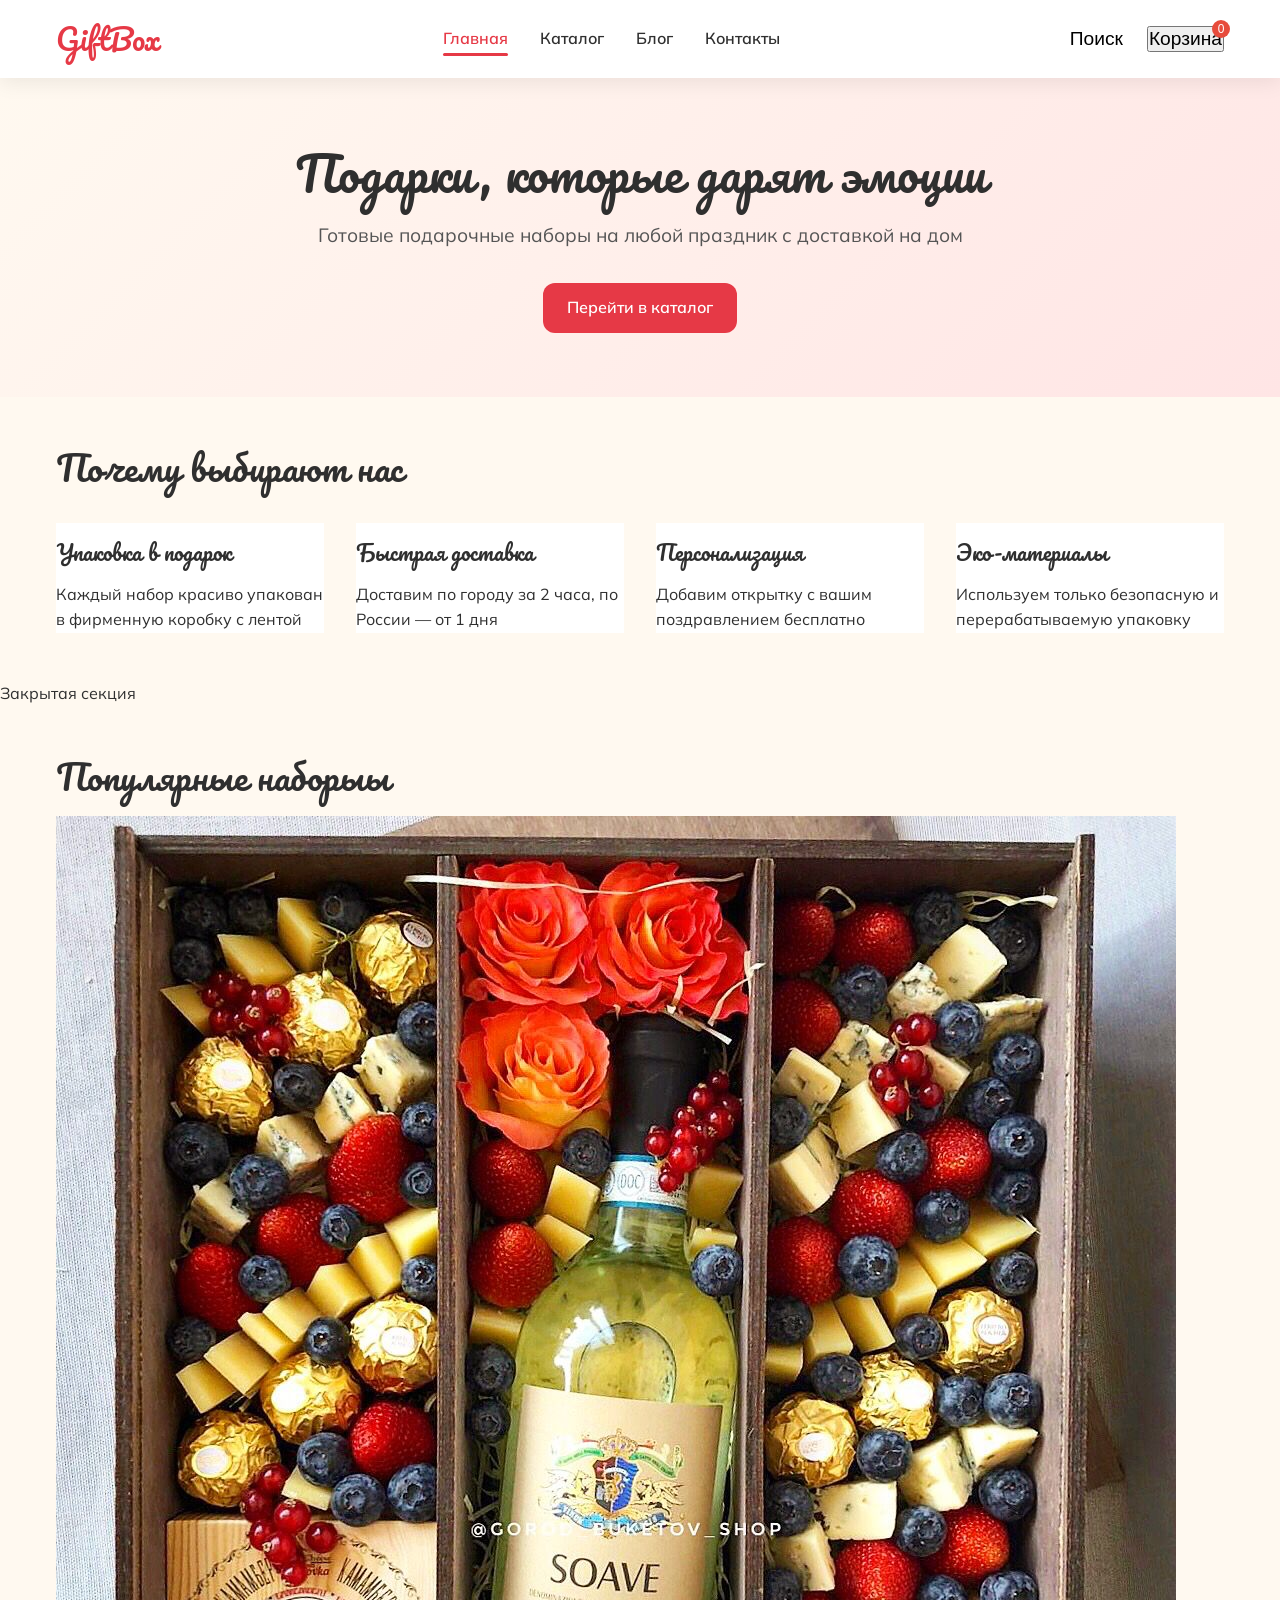
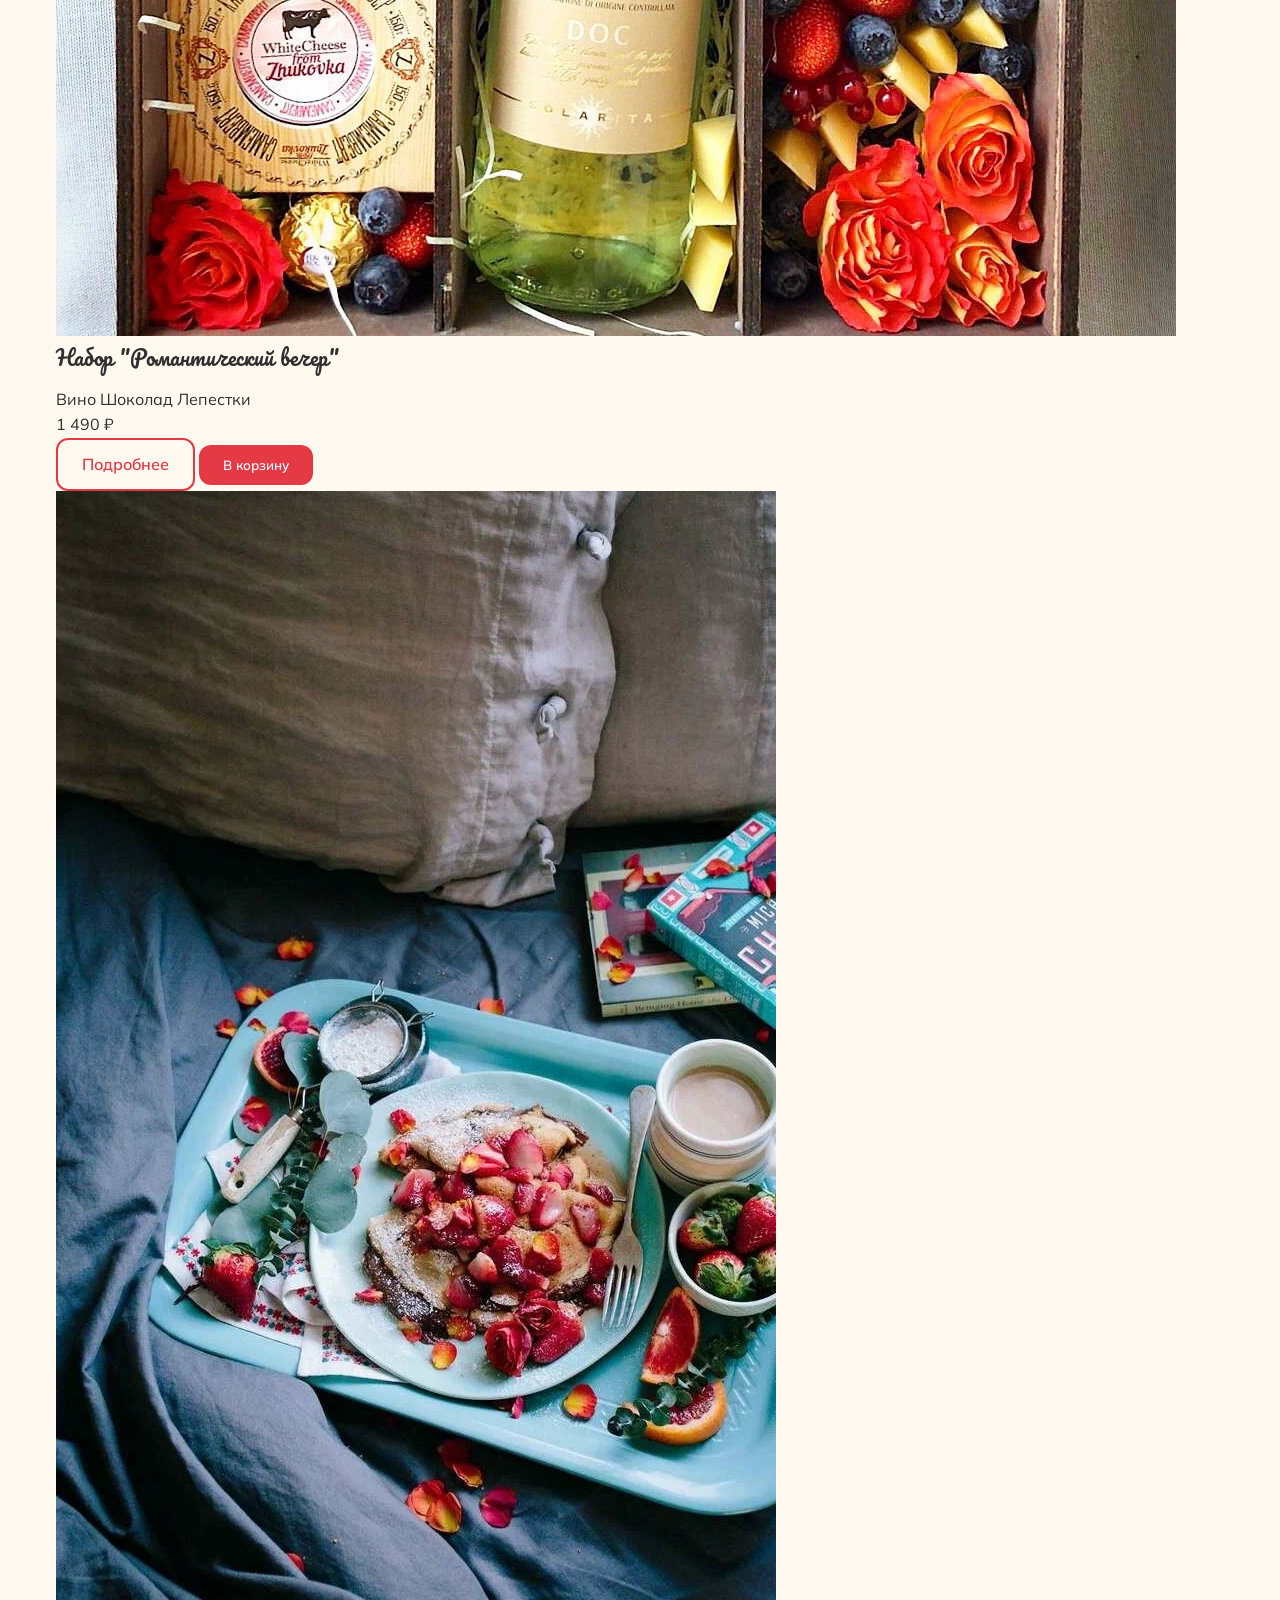
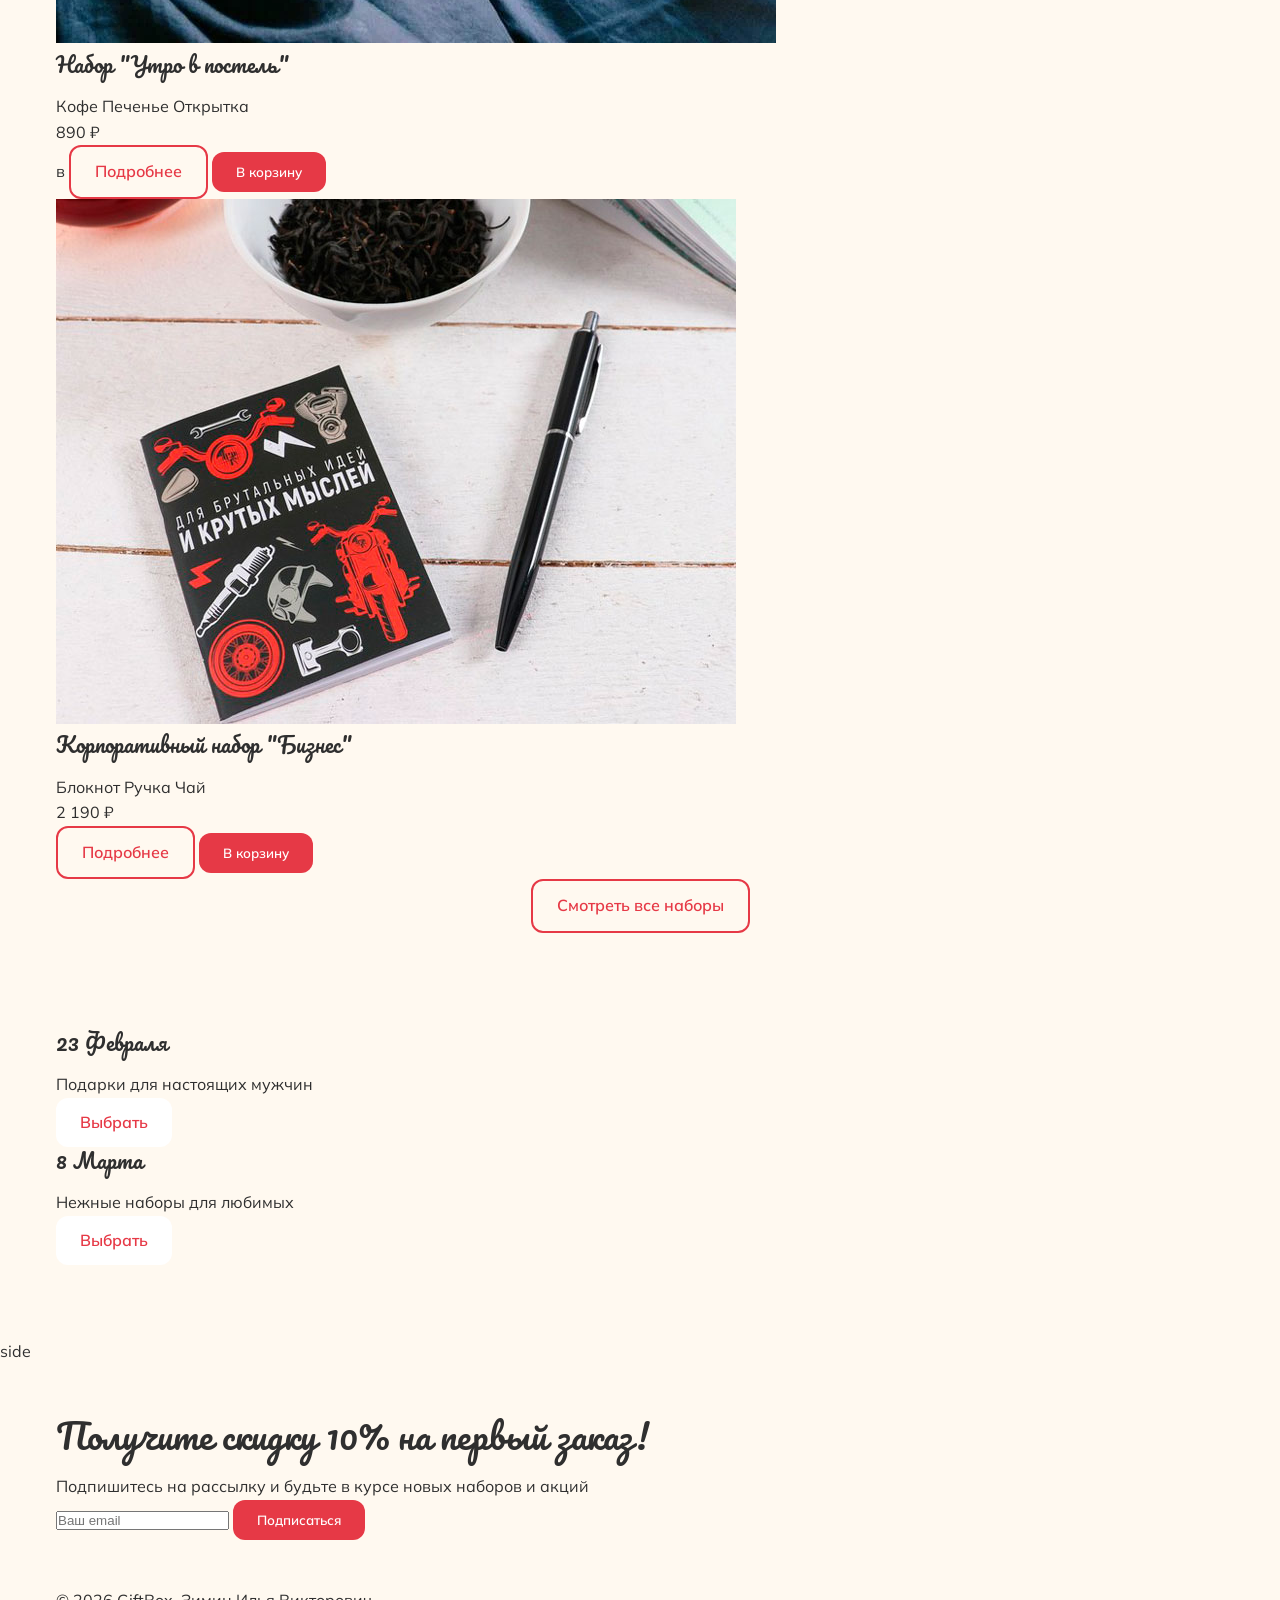
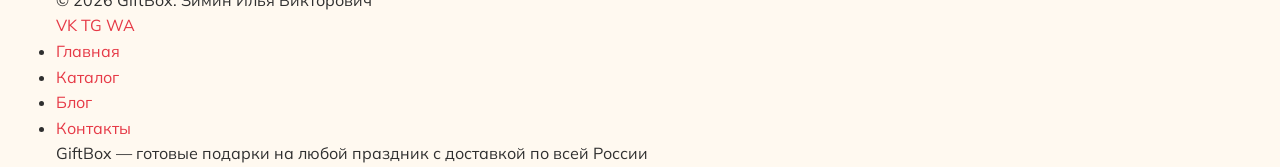
<file: index.html>
<!DOCTYPE html>
<html lang="ru">
<head>
    <meta charset="UTF-8">
    <meta name="viewport" content="width=device-width, initial-scale=1.0">
    <title>GiftBox — Магазин подарочных наборов</title>
    <link rel="preconnect" href="https://fonts.googleapis.com">
    <link rel="preconnect" href="https://fonts.gstatic.com" crossorigin>
    <link href="https://fonts.googleapis.com/css2?family=Muli:wght@400;600&family=Pacifico&display=swap" rel="stylesheet">
    <link rel="stylesheet" href="style.css">
    <style>
        /* Стили для корзины */
        .cart-modal {
            display: none;
            position: fixed;
            top: 0;
            left: 0;
            width: 100%;
            height: 100%;
            background: rgba(0, 0, 0, 0.5);
            z-index: 1000;
            justify-content: center;
            align-items: center;
        }
        .cart-modal.active {
            display: flex;
        }
        .cart-modal__content {
            background: white;
            border-radius: 16px;
            max-width: 500px;
            width: 90%;
            max-height: 80vh;
            overflow-y: auto;
            padding: 24px;
            position: relative;
            animation: slideIn 0.3s ease;
        }
        .cart-modal__close {
            position: absolute;
            top: 16px;
            right: 20px;
            font-size: 28px;
            background: none;
            border: none;
            cursor: pointer;
            color: #666;
        }
        .cart-modal__close:hover {
            color: #000;
        }
        .cart-items {
            list-style: none;
            padding: 0;
            margin: 20px 0;
        }
        .cart-item {
            display: flex;
            justify-content: space-between;
            align-items: center;
            padding: 12px 0;
            border-bottom: 1px solid #eee;
            flex-wrap: wrap;
        }
        .cart-item-info {
            flex: 2;
        }
        .cart-item-title {
            font-weight: 600;
            margin-bottom: 4px;
        }
        .cart-item-price {
            font-size: 14px;
            color: #666;
        }
        .cart-item-sum {
            font-size: 14px;
            color: #4a6a3b;
            font-weight: 600;
            margin-top: 4px;
        }
        .cart-item-actions {
            display: flex;
            gap: 8px;
            align-items: center;
        }
        .cart-qty-btn, .cart-remove-btn {
            background: #f5f5f5;
            border: none;
            width: 30px;
            height: 30px;
            border-radius: 6px;
            cursor: pointer;
            font-size: 16px;
            transition: all 0.2s;
        }
        .cart-qty-btn:hover {
            background: #e0e0e0;
        }
        .cart-remove-btn:hover {
            background: #ffebee;
            color: #d32f2f;
        }
        .cart-qty {
            min-width: 30px;
            text-align: center;
        }
        .cart-total {
            margin-top: 20px;
            padding-top: 15px;
            border-top: 2px solid #eee;
            text-align: right;
            font-size: 18px;
        }
        
     
        .empty-cart-message {
            text-align: center;
            color: #999;
            padding: 30px;
        }
        @keyframes slideIn {
            from {
                transform: translateY(-50px);
                opacity: 0;
            }
            to {
                transform: translateY(0);
                opacity: 1;
            }
        }
        .cart-btn {
            cursor: pointer;
        }
        .cart-count {
            background: #e74c3c;
            color: white;
            border-radius: 50%;
            padding: 2px 6px;
            font-size: 12px;
            margin-left: 5px;
        }

        /* Стили для модального окна подтверждения заказа */
        .order-modal {
            display: none;
            position: fixed;
            top: 0;
            left: 0;
            width: 100%;
            height: 100%;
            background: rgba(0, 0, 0, 0.5);
            z-index: 1001;
            justify-content: center;
            align-items: center;
        }
        .order-modal.active {
            display: flex;
        }
        .order-modal__content {
            background: white;
            border-radius: 16px;
            max-width: 400px;
            width: 90%;
            padding: 24px;
            text-align: center;
            animation: slideIn 0.3s ease;
        }
      
        .order-modal__content p {
            margin: 10px 0;
        }
        .order-items-list {
            text-align: left;
            margin: 15px 0;
            padding-left: 20px;
        }
        .order-items-list li {
            margin: 5px 0;
        }
       
    </style>
</head>
<body>
    <!-- Шапка сайта -->
    <header class="header">
        <div class="container header__inner">
            <a href="index.html" class="logo">GiftBox</a>
            
            <nav class="nav" id="nav">
                <ul class="nav__list">
                    <li><a href="index.html" class="nav__link active">Главная</a></li>
                    <li><a href="catalog.html" class="nav__link">Каталог</a></li>
                    <li><a href="blog.html" class="nav__link">Блог</a></li>
                    <li><a href="contacts.html" class="nav__link">Контакты</a></li>
                </ul>
            </nav>
            
            <div class="header__actions">
                <button class="search-btn" aria-label="Поиск">Поиск</button>
                <button class="cart-btn" id="cart-btn" aria-label="Корзина">
                    Корзина <span class="cart-count" id="cart-count">0</span>
                </button>
                <button class="burger-btn" id="burger-btn" aria-label="Меню">
                    <span></span><span></span><span></span>
                </button>
            </div>
        </div>
    </header>

    <!-- Основной контент -->
    <main class="main">
        <!-- Hero блок -->
        <section class="hero">
            <div class="container hero__content">
                <h1>Подарки, которые дарят эмоции</h1>
                <p class="hero__subtitle">Готовые подарочные наборы на любой праздник с доставкой на дом</p>
                <a href="catalog.html" class="btn btn--primary">Перейти в каталог</a>
            </div>
        </section>

        <!-- Преимущества -->
        <section class="benefits section">
            <div class="container">
                <h2>Почему выбирают нас</h2>
                <div class="benefits__grid">
                    <article class="benefit-card">
                        <span class="benefit-card__icon"></span>
                        <h3>Упаковка в подарок</h3>
                        <p>Каждый набор красиво упакован в фирменную коробку с лентой</p>
                    </article>
                    <article class="benefit-card">
                        <span class="benefit-card__icon"></span>
                        <h3>Быстрая доставка</h3>
                        <p>Доставим по городу за 2 часа, по России — от 1 дня</p>
                    </article>
                    <article class="benefit-card">
                        <span class="benefit-card__icon"></span>
                        <h3>Персонализация</h3>
                        <p>Добавим открытку с вашим поздравлением бесплатно</p>
                    </article>
                    <article class="benefit-card">
                        <span class="benefit-card__icon"></span>
                        <h3>Эко-материалы</h3>
                        <p>Используем только безопасную и перерабатываемую упаковку</p>
                    </article>
                </div>
            </div>
        </section>
Закрытая секция
        <!-- Популярные товары -->
        <section class="popular section">
            <div class="container">
                <h2>Популярные наборыы</h2>
                <div class="products-grid">
                    <!-- Карточка товара 1 -->
                    <article class="product-card">
                        <img src="images/romantic.jpg" alt="Набор 'Романтический вечер'" class="product-card__img" loading="lazy">
                        <div class="product-card__content">
                            <h3 class="product-card__title">Набор "Романтический вечер"</h3>
                            <div class="product-card__composition">
                                <span>Вино</span>
                                <span>Шоколад</span>
                                <span>Лепестки</span>
                            </div>
                            <p class="product-card__price">1 490 ₽</p>
                            <div class="product-card__actions">
                                <a href="product.html" class="btn btn--outline">Подробнее</a>
                                <button class="btn btn--primary add-to-cart" data-name="Набор 'Романтический вечер'" data-price="1490">В корзину</button>
                            </div>
                        </div>
                    </article>
                    
                    <!-- Карточка товара 2 -->
                    <article class="product-card">
                        <img src="images/ytro.jpg" alt="Набор 'Утро в постель'" class="product-card__img" loading="lazy">
                        <div class="product-card__content">
                            <h3 class="product-card__title">Набор "Утро в постель"</h3>
                            <div class="product-card__composition">
                                <span>Кофе</span>
                                <span>Печенье</span>
                                <span>Открытка</span>
                            </div>
                            <p class="product-card__price">890 ₽</p>
                            <div class="product-card__actions">в
                                <a href="product2.html" class="btn btn--outline">Подробнее</a>
                                <button class="btn btn--primary add-to-cart" data-name="Набор 'Утро в постель'" data-price="890">В корзину</button>
                            </div>
                        </div>
                    </article>
                    
                    <!-- Карточка товара 3 -->
                    <article class="product-card">
                        <img src="images/biznes.jpg" alt="Корпоративный набор 'Бизнес'" class="product-card__img" loading="lazy">
                        <div class="product-card__content">
                            <h3 class="product-card__title">Корпоративный набор "Бизнес"</h3>
                            <div class="product-card__composition">
                                <span>Блокнот</span>
                                <span>Ручка</span>
                                <span>Чай</span>
                            </div>
                            <p class="product-card__price">2 190 ₽</p>
                            <div class="product-card__actions">
                                <a href="product3.html" class="btn btn--outline">Подробнее</a>
                                <button class="btn btn--primary add-to-cart" data-name="Корпоративный набор 'Бизнес'" data-price="2190">В корзину</button>
                            </div>
                        </div>
                    </article>
                </div>
                <div class="text-center">
                    <a href="catalog.html" class="btn btn--outline">Смотреть все наборы</a>
                </div>
            </div>
        </section>

        <!-- Тематические баннеры -->
        <section class="banners section">
            <div class="container">
                <div class="banners__grid">
                    <article class="banner banner--feb23">
                        <h3>23 Февраля</h3>
                        <p>Подарки для настоящих мужчин</p>
                        <a href="catalog1.html" class="btn btn--light">Выбрать</a>
                    </article>
                    <article class="banner banner--mar8">
                        <h3>8 Марта</h3>
                        <p>Нежные наборы для любимых</p>
                        <a href="catalog2.html" class="btn btn--light">Выбрать</a>
                    </article>
                </div>
            </div>
        </section>
<br> side
        <!-- Рассылка -->
        <section class="newsletter section">
            <div class="container">
                <h2>Получите скидку 10% на первый заказ!</h2><h1> </h1>
                <p>Подпишитесь на рассылку и будьте в курсе новых наборов и акций</p>
                <form class="newsletter-form" id="newsletter-form">
                    <input type="email" placeholder="Ваш email" required aria-label="Email для подписки">
                    <button type="submit" class="btn btn--primary">Подписаться</button>
                </form>
            </div>
        </section>
    </main>

    <!-- Подвал -->
    <footer class="footer">
        <div class="container footer__inner">
            <p>© <span class="current-year"></span> GiftBox. <span class="developer-name">Зимин Илья Викторович</span></p>
            <div class="footer__socials">
                <a href="#" aria-label="VK">VK</a>
                <a href="#" aria-label="Telegram">TG</a>
                <a href="#" aria-label="WhatsApp">WA</a>
            </div>
            <ul class="footer__links">
                <li><a href="index.html">Главная</a></li>
                <li><a href="catalog.html">Каталог</a></li>
                <li><a href="blog.html">Блог</a></li>
                <li><a href="contacts.html">Контакты</a></li>
            </ul>
            <p class="footer__info">GiftBox — готовые подарки на любой праздник с доставкой по всей России</p>
        </div>
    </footer>

    
    <div id="cart-modal" class="cart-modal">
        <div class="cart-modal__content">
            <button class="cart-modal__close" id="cart-modal-close">&times;</button>
            <h2>Ваша корзина</h2>
            <ul id="cart-items" class="cart-items">
                <li class="empty-cart-message">Корзина пуста</li>
            </ul>
            <div class="cart-total">
                <strong>Итого: <span id="cart-total">0</span> ₽</strong>
            </div>
            <button class="checkout-btn" id="checkout-btn">Заказать</button>
        </div>
    </div>

    <!-- Модальное окно подтверждения заказа (что куплено) -->
    <div id="order-modal" class="order-modal">
        <div class="order-modal__content">
            <h3> Заказ оформлен!</h3>
            <p>Спасибо за покупку!</p>
            <p><strong>Вы купили:</strong></p>
            <ul id="order-items-list" class="order-items-list"></ul>
            <p><strong>На сумму: <span id="order-total">0</span> ₽</strong></p>
            <button class="close-order-btn" id="close-order-btn">Закрыть</button>
        </div>
    </div>

    <script src="script.js"></script>
</body>
</html>
</file>
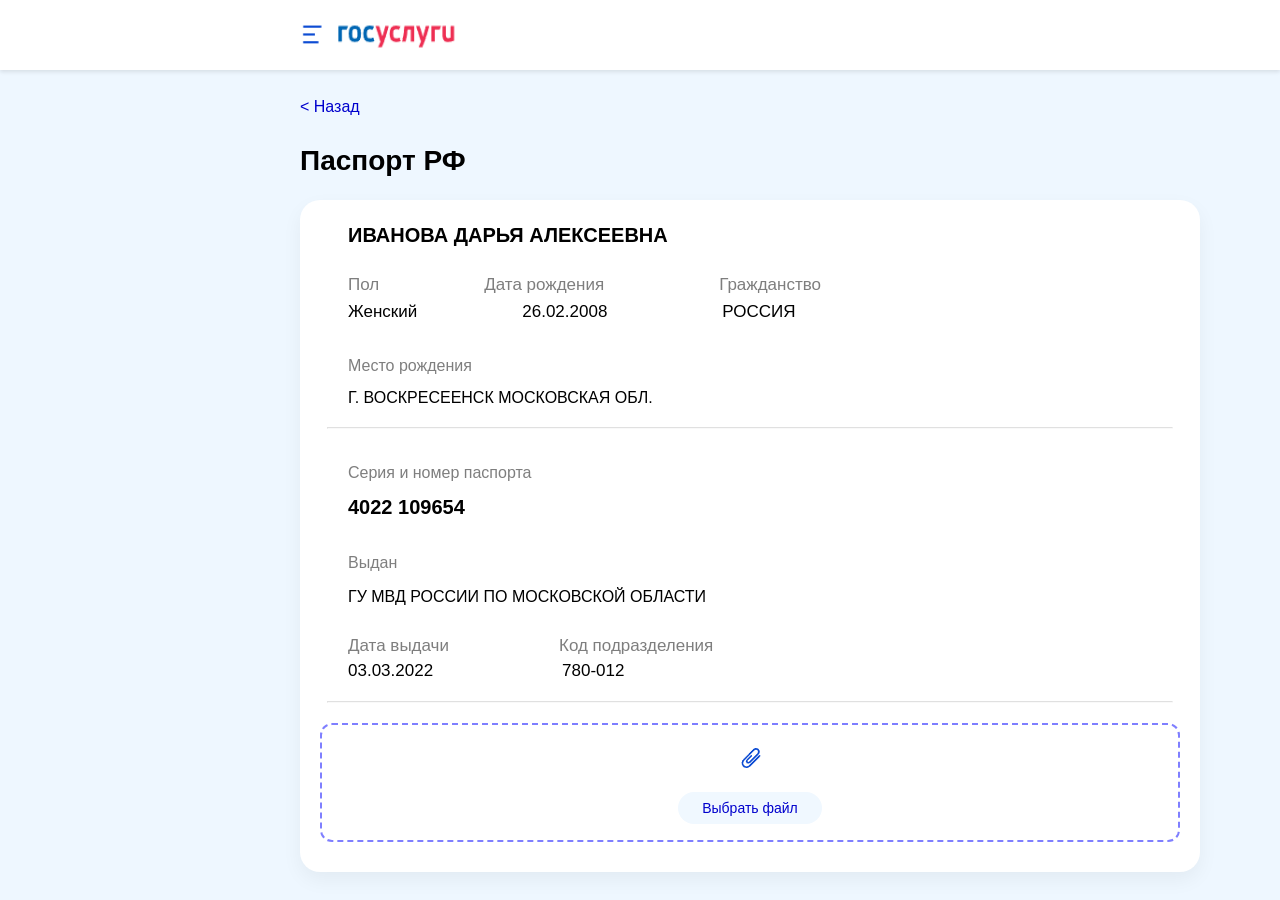
<file: frame.html>
<!DOCTYPE html>
<html lang="ru">
<head>
    <meta charset="UTF-8">
    <meta name="viewport" content="width=device-width, initial-scale=1.0, maximum-scale=1.0, user-scalable=yes">
    <title>Паспорт РФ — Даты правее</title>
    <style>
        /* ========== ИСХОДНЫЕ СТИЛИ (СОХРАНЕНЫ, КРОМЕ ТОЧЕЧНЫХ ПРАВОК ДЛЯ СМЕЩЕНИЯ) ========== */
        * {
            margin: 0;
            padding: 0;
            box-sizing: border-box;
        }

        header {
            width: 100%;
        }

        body {
            margin: 0;
            padding: 0;
            background-color: #eef7ff;
            font-family: San Francisco, -apple-system, BlinkMacSystemFont, 'Segoe UI', Roboto, sans-serif;
        }

        .photologos {
            position: absolute;
            left: 1500px;
            top: 10px;
            width: 70px;
            height: 50px;
        }

        .photolog {
            position: absolute;
            left: 300px;
            top: 20px;
            width: 160px;
            height: 30px;
        }

        .logoo {
            border-bottom: 1px solid #FFFFFF;
            box-shadow: 0 2px 4px rgba(0, 0, 0, 0.1);
            display: flex;
            background-color: #FFFFFf;
            position: relative;
            min-height: 70px;
        }

        .back {
            position: absolute;
            top: 98px;
            left: 300px;
            text-decoration: none;
            color: #0000CD;
            font-weight: 500;
        }

        .pasport {
            position: absolute;
            top: 145px;
            left: 300px;
            font-size: 28px;
            font-weight: bold;
        }

        .main5 {
            position: absolute;
            width: 900px;
            height: auto;
            min-height: 650px;
        }

        .block5 {
            overflow: hidden;
            background-color: #FFffff;
            top: 200px;
            left: 300px;
            border-radius: 20px;
            box-shadow: 0 8px 20px rgba(0, 0, 0, 0.05);
        }

        .hr1 {
            margin-top: 20px;
            opacity: 0.3;
            width: 94%;
            margin-left: auto;
            margin-right: auto;
        }

        .nomer {
            font-weight: bold;
            font-size: 20px;
            margin-left: 48px;
            margin-top: 24px;
        }

        /* ОСНОВНАЯ СТРОКА ЗАГОЛОВКОВ (Пол, Дата рождения, Гражданство) — делаем смещение: "Дата рождения" и "Гражданство" правее */
        .blaack {
            opacity: 0.5;
            font-size: 17px;
            margin-top: 28px;
            margin-left: 28px;
            display: flex;
            justify-content: flex-start; /* больше контроля */
            gap: 70px;  /* увеличиваем промежуток, чтобы «Дата рождения» и «Гражданство» уехали вправо */
        }

        /* каждый элемент внутри .blaack может получить дополнительный отступ */
        .pol {
            margin-left: 20px;  /* пол остаётся на месте */
        }

        .data {
            /* сдвигаем дату рождения правее за счёт margin-left */
            margin-left: 35px;
        }

        .grash {
            margin-left: 45px;  /* гражданство еще правее */
        }

        /* СТРОКА ЗНАЧЕНИЙ: Женский, 26.02.2008, РОССИЯ — тоже должны быть выровнены относительно заголовков */
        .blaack1 {
            font-size: 17px;
            margin-top: 7px;
            display: flex;
            justify-content: flex-start;
            gap: 70px;
            margin-left: 28px;
        }

        .men {
            margin-left: 20px;
        }

        .data1 {
            margin-left: 35px;
        }

        .strana {
            margin-left: 45px;
        }

        /* остальные блоки без изменений */
        .vid {
            opacity: 0.5;
            margin-left: 48px;
            margin-top: 35px;
        }

        .nomer1 {
            margin-left: 48px;
            margin-top: 14px;
        }

        .nomer2 {
            font-weight: bold;
            font-size: 20px;
            margin-left: 48px;
            margin-top: 14px;
        }

        .nomer3 {
            font-size: 16px;
            margin-left: 48px;
            margin-top: 14px;
            line-height: 1.4;
            max-width: 80%;
        }

        .blaack3 {
            opacity: 0.5;
            font-size: 17px;
            margin-top: 28px;
            margin-left: 48px;
            display: flex;
            justify-content: flex-start;
            gap: 90px;
        }

        .datavid {
            margin-left: 0;
        }

        .kod {
            margin-left: 20px;
        }

        .blaack4 {
            font-size: 17px;
            margin-top: 5px;
            margin-left: 48px;
            display: flex;
            justify-content: flex-start;
            gap: 90px;
        }

        .dataaa {
            margin-left: 0;
        }

        .kod1 {
            margin-left: 39px;
        }

        .main6 {
            position: relative;
            width: calc(100% - 40px);
            margin: 20px auto 30px auto;
        }

        .block6 {
            overflow: hidden;
            background-color: #FFffff;
            border-radius: 12px;
            border: 2px dashed rgba(0, 0, 255, 0.5);
            display: flex;
            flex-direction: column;
            align-items: center;
            justify-content: center;
            padding: 16px 0;
            transition: 0.2s;
        }

        .vibor {
            margin-top: 10px;
            padding: 8px 24px;
            font-size: 14px;
            text-align: center;
            color: #0000CD;
            font-weight: 500;
            cursor: pointer;
            background: #f0f8ff;
            border-radius: 30px;
            display: inline-block;
        }

        .vibor2 {
            margin-top: 0;
            margin-bottom: 8px;
        }

        /* Адаптив для телефона — сохраняем все смещения, но делаем отзывчивыми */
        @media (max-width: 768px) {
            .photolog {
                left: 20px;
                top: 10px;
                width: 120px;
                height: auto;
            }
            .photologos {
                left: auto;
                right: 20px;
                top: 10px;
                width: 50px;
                height: auto;
            }
            .back {
                position: relative;
                left: auto;
                top: auto;
                display: inline-block;
                margin: 20px 0 0 20px;
            }
            .pasport {
                position: relative;
                left: auto;
                top: auto;
                font-size: 24px;
                margin: 20px 0 0 20px;
            }
            .main5 {
                position: relative;
                width: calc(100% - 40px);
                margin: 0 20px 20px 20px;
            }
            .block5 {
                position: relative;
                left: auto;
                top: auto;
                width: 100%;
                padding-bottom: 20px;
            }
            .nomer {
                margin-left: 20px;
                font-size: 18px;
            }
            .nomer1, .nomer2, .nomer3 {
                margin-left: 20px;
            }
            .vid {
                margin-left: 20px;
            }
            /* мобильная версия: сохраняем смещения, но уменьшаем gap */
            .blaack {
                margin-left: 20px;
                gap: 30px;
                flex-wrap: wrap;
            }
            .pol {
                margin-left: 0;
            }
            .data {
                margin-left: 15px;
            }
            .grash {
                margin-left: 25px;
            }
            .blaack1 {
                margin-left: 20px;
                gap: 30px;
                flex-wrap: wrap;
            }
            .men {
                margin-left: 0;
            }
            .data1 {
                margin-left: 15px;
            }
            .strana {
                margin-left: 25px;
            }
            .blaack3 {
                margin-left: 20px;
                gap: 40px;
                flex-wrap: wrap;
            }
            .blaack4 {
                margin-left: 20px;
                gap: 40px;
                flex-wrap: wrap;
            }
            .kod {
                margin-left: 0;
            }
            .kod1 {
                margin-left: 0;
            }
            .hr1 {
                width: 90%;
            }
            .main6 {
                width: calc(100% - 30px);
                margin: 20px auto;
            }
        }

        @media (max-width: 480px) {
            .photolog {
                width: 100px;
            }
            .photologos {
                width: 40px;
                right: 15px;
            }
            .back {
                margin: 15px 0 0 15px;
                font-size: 14px;
            }
            .pasport {
                font-size: 22px;
                margin: 15px 0 0 15px;
            }
            .main5 {
                width: calc(100% - 30px);
                margin: 0 15px 15px 15px;
            }
            .nomer {
                margin-left: 15px;
                font-size: 16px;
            }
            .nomer1, .nomer2, .nomer3 {
                margin-left: 15px;
            }
            .vid {
                margin-left: 15px;
            }
            .blaack {
                margin-left: 15px;
                gap: 20px;
            }
            .data {
                margin-left: 8px;
            }
            .grash {
                margin-left: 18px;
            }
            .blaack1 {
                margin-left: 15px;
                gap: 20px;
            }
            .data1 {
                margin-left: 8px;
            }
            .strana {
                margin-left: 18px;
            }
            .blaack3 {
                margin-left: 15px;
                gap: 25px;
            }
            .blaack4 {
                margin-left: 15px;
                gap: 25px;
            }
            .vibor {
                font-size: 13px;
                padding: 6px 18px;
            }
        }
    </style>
</head>
<body>
<header>
    <div class="logoo">
        <h3> ㅤ</h3> 
        <!-- оригинальные изображения (если отсутствуют, браузер покажет иконку, но структура сохранится) -->
        <img src="images/logo.png" alt="Логотип" class="photolog">
        <img src="images/logos.png" alt="Логотип" class="photologos">
    </div>
</header>
<main>
    <a href="index.html"><div class="back">< Назад</div></a>
    <div class="pasport"> Паспорт РФ</div>
    <div class="main5 block5">
        <div class="nomer"> ИВАНОВА ДАРЬЯ АЛЕКСЕЕВНА</div>
        
        <!-- Строка заголовков: Пол, Дата рождения, Гражданство — Дата и Гражданство правее -->
        <div class="blaack">
            <div class="pol">Пол</div>
            <div class="data">Дата рождения</div>
            <div class="grash">Гражданство</div>
        </div>
        
        <!-- Строка значений: отступы синхронизированы, чтобы данные были под своими заголовками -->
        <div class="blaack1">
            <div class="men">Женский</div>
            <div class="data1">26.02.2008</div>
            <div class="strana">РОССИЯ</div>
        </div>
        
        <div class="vid"> Место рождения</div>
        <div class="nomer1"> Г. ВОСКРЕСЕЕНСК МОСКОВСКАЯ ОБЛ.</div>
        <hr class="hr1">
        <div class="vid"> Серия и номер паспорта</div>
        <div class="nomer2"> 4022 109654</div>
        <div class="vid"> Выдан</div>
        <div class="nomer3"> ГУ МВД РОССИИ ПО МОСКОВСКОЙ ОБЛАСТИ</div>
        <div class="blaack3">
            <div class="datavid">Дата выдачи</div>
            <div class="kod">Код подразделения</div>
        </div>
        <div class="blaack4">
            <div class="dataaa">03.03.2022</div>
            <div class="kod1">780-012</div>
        </div>
        <hr class="hr1">
        <div class="main6 block6">
            <div class="vibor2"><img src="images/soh.png" alt="сохронялово" style="max-width: 48px;"></div>
            <div class="vibor"> Выбрать файл</div>
        </div>
    </div>
</main>
</body>
</html>
</file>
<file: style.css>
*, *::before, *::after {
box-sizing: border-box;
margin: 0;
padding: 0;
}
:root {
--color-bg: #FFF9F0;
--color-accent: #E63946;
--color-accent-light: #F7D44A;
--color-text: #2F2F2F;
--color-text-light: #555;
--color-white: #FFFFFF;
--color-border: #E0E0E0;
--font-heading: 'Pacifico', cursive;
--font-body: 'Muli', sans-serif;
/* Отступы */
--spacing-xs: 0.5rem;
--spacing-sm: 1rem;
--spacing-md: 2rem;
--spacing-lg: 3rem;
--spacing-xl: 4rem;
/* Радиусы и тени */
--radius: 12px;
--shadow: 0 4px 20px rgba(0,0,0,0.08);
--shadow-hover: 0 8px 30px rgba(0,0,0,0.12);
}
html {
scroll-behavior: smooth;
}
body {
font-family: var(--font-body);
background: var(--color-bg);
color: var(--color-text);
line-height: 1.6;
}
.container {
max-width: 1200px;
margin: 0 auto;
padding: 0 var(--spacing-sm);
}
h1, h2, h3, h4 {
font-family: var(--font-heading);
font-weight: 400;
line-height: 1.3;
margin-bottom: var(--spacing-sm);
}
h1 { font-size: clamp(2rem, 5vw, 3rem); }
h2 { font-size: clamp(1.5rem, 4vw, 2.2rem); }
h3 { font-size: 1.3rem; }
a {
color: var(--color-accent);
text-decoration: none;
transition: opacity 0.2s;
}
a:hover { opacity: 0.8; }
.btn {
display: inline-flex;
align-items: center;
justify-content: center;
padding: 0.75rem 1.5rem;
border: none;
border-radius: var(--radius);
font-family: var(--font-body);
font-weight: 600;
cursor: pointer;
transition: all 0.2s;
gap: 0.5rem;
}
.btn--primary {
background: var(--color-accent);
color: var(--color-white);
}
.btn--primary:hover {
background: #c12939;
transform: translateY(-2px);
box-shadow: var(--shadow-hover);
}
.btn--outline {
background: transparent;
color: var(--color-accent);
border: 2px solid var(--color-accent);
}
.btn--outline:hover {
background: var(--color-accent);
color: var(--color-white);
}
.btn--light {
background: var(--color-white);
color: var(--color-accent);
}
.btn--lg {
padding: 1rem 2rem;
font-size: 1.1rem;
}
.header {
position: sticky;
top: 0;
z-index: 100;
background: var(--color-white);
box-shadow: var(--shadow);
padding: var(--spacing-sm) 0;
}
.header__inner {
display: flex;
align-items: center;
justify-content: space-between;
gap: var(--spacing-sm);
}
.logo {
font-family: var(--font-heading);
font-size: 1.8rem;
color: var(--color-accent);
}
.nav__list {
display: flex;
list-style: none;
gap: var(--spacing-md);
}
.nav__link {
color: var(--color-text);
font-weight: 600;
padding: 0.5rem 0;
position: relative;
}
.nav__link.active,
.nav__link:hover {
color: var(--color-accent);
}
.nav__link.active::after {
content: '';
position: absolute;
bottom: 0;
left: 0;
width: 100%;
height: 3px;
background: var(--color-accent);
border-radius: 2px;
}
.header__actions {
display: flex;
align-items: center;
gap: var(--spacing-sm);
}
.search-btn,
.burger-btn {
background: none;
border: none;
font-size: 1.2rem;
cursosr: pointer;
padding: 0.5rem;
}
.cart-btn {
position: relative;
font-size: 1.2rem;
}
.cart-count {
position: absolute;
top: -8px;
right: -8px;
background: var(--color-accent);
color: white;
font-size: 0.7rem;
width: 18px;
height: 18px;
border-radius: 50%;
display: flex;
align-items: center;
justify-content: center;
}
.burger-btn {
display: none;
flex-direction: column;
gap: 4px;
padding: 0.5rem;
}
.burger-btn span {
width: 25px;
height: 3px;
background: var(--color-text);
border-radius: 2px;
transition: 0.3s;
}
.hero {
background: linear-gradient(135deg, #FFF9F0 0%, #FFE5E5 100%);
padding: var(--spacing-xl) 0;
text-align: center;
}
.hero__subtitle {
font-size: 1.2rem;
color: var(--color-text-light);
margin-bottom: var(--spacing-md);
}
.section {
padding: var(--spacing-lg) 0;
}
.text-center { text-align: center; }
.benefits__grid {
display: grid;
grid-template-columns: repeat(auto-fit, minmax(220px, 1fr));
gap: var(--spacing-md);
margin-top: var(--spacing-md);
}

.benefit-card {
background: var(--color-white);

.benefit-card:hover {
transform: translateX(-5px);
}
.benefit-card__icon {
font-size: 2.5rem;
display: block;
margin-bottom: var(--spacing-sm);
}
.products-grid {
display: flex;
flex-direction: column;
grid-template-columns: repeat(auto-fit, minmax(260px, 1fr));
gap: var(--spacing-md);
margin: var(--spacing-md) 0;
}
.product-card {
display: grid;
background: var(--color-white);
border-radius: var(--radius);
overflow: hidden;
box-shadow: var(--shadow);
transition: transform 0.2s, box-shadow 0.2s;
}
.product-card:hover {
transform: translateY(-5px);
box-shadow: var(--shadow-hover);
}
.product-card__img {
width: 100%;
height: 200px;
object-fit: cover;
transition: transform 0.3s;
}
.product-card:hover .product-card__img {
transform: scale(1.05);
}
.product-card__content {
padding: var(--spacing-sm);
}
.product-card__title {
font-family: var(--font-body);
font-weight: 600;
font-size: 1.1rem;
margin-bottom: 0.5rem;
}
.product-card__composition {
display: flex;
flex-wrap: wrap;
gap: 0.25rem;
font-size: 0.85rem;
color: var(--color-text-light);
margin-bottom: 0.5rem;
}
.product-card__description {
font-size: 0.9rem;
color: var(--color-text-light);
margin-bottom: 0.5rem;
}
.product-card__price {
font-weight: 70
margin-bottom: var(--spacing-sm);
}
.product-card__actions {
display: flex;
gap: 0.5rem;
flex-wrap: wrap;
}
.product-card__actions .btn {
flex: 1;
min-width: 120px;
padding: 0.5rem;
font-size: 0.9rem;
}
.catalog-layout {
display: grid;
grid-template-columns: 240px 1fr;
gap: var(--spacing-lg);
margin-top: var(--spacing-md);
}
.filters {
background: var(--color-white);
padding: var(--spacing-md);
border-radius:
position: sticky;
top: 100px;
}
.filters h3 {
font-family: var(--font-body);
font-size: 1.1rem;
margin-bottom: var(--spacing-sm);
}
.filters__list {
list-style: none;
margin-bottom: var(--spacing-md);
}
.filters__list li {
margin-bottom: 0.5rem;
}
.filter-link {
color: var(--color-text);
display: block;
padding: 0.25rem 0;

.thumb {
width: 70px;
height: 70px;
object-fit: cover;
border-radius: 8px;
cursor: pointer;
opacity: 0.7;
transition: opacity 0.2s;
}
.thumb.active,
.thumb:hover {
opacity: 1;
border: 2px solid var(--color-accent);
}
.product-detail__info h1 {
font-family: var(--font-body);
font-weight: 700;
}
.product-detail__price {
font-size: 2rem;
font-weight: 700;
color: var(--color-accent);
margin: var(--spacing-sm) 0;
}
.product-detail__composition ul {
list-style: none;
margin: var(--spacing-sm) 0;
}
.product-detail__composition li {
padding: 0.25rem 0;
}
.tabs {
margin-top: varrs(--spacing-md);
}
.tabs__nav {
display: flex;
border-bottom: 2px solid var(--color-border);
margin-bottom: var(--spacing-sm);
}

.tabs__btn {
background: none;
border: none;
padding: 0.75rem 1.5rem;
font-family: var(--font-body);
font-weight: 600;
color: var(--color-text-light);
cursor: pointer;
position: relative;
}
.tabs__btn.active {
color: var(--color-accent);
}
.tabs__btn.active::after {
content: '';
position: absolute;
bottom: -2px;
left: 0;
width: 100%;
height: 2px;
background: var(--color-accent);
}
.tabs__pane {
display: none;
}
.tabs__pane.active {
display: block;
}
.specs-table {
width: 100%;
border-collapse: collapse;
}
.specs-table td {
padding: 0.5rem 0;
border-bottom: 1px solid var(--color-border);
}

.specs-table td:first-child {
font-weight: 600;
width: 40%;
}
.banners__grid {
display: grid;
grid-template-columns: repeat(auto-fit, minmax(300px, 1fr));
gap: var(--spacing-md);
}
.banner {
padding: var(--spacing-lg);
border-radius: var(--radius);
color: white;
text-align: center;
}
.banner--feb23 {
background: linear-gradient(135deg, #1B4F6E, #2E86AB);
}
.banner--mar8 {
background: linear-gradient(135deg, #E63946, #F7D44A);
}
.banner h3 {
font-size: 1.8rem;
margin-bottom: 0.5rem;
}
.newsletter {
background: var(--color-white);
text-align: center;
}
.newsletter-form {
display: flex;
gap: var(--spacing-sm);
justify-content: center;
flex-wrap: wrap;
margin-top: var(--spacing-sm);
}
.newsletter-form input {
padding: 0.75rem 1rem;
  margin-top: discover;
border: 2px solid var(--color-border);
border-radius: var(--radius);
min-width: 250px;
font-family: var(--font-body);
}
.posts-grid {
display: grid;
grid-template-columns: repeat(auto-fit, minmax(280px, 1fr));
gap: var(--spacing-md);
margin-top: var(--spacing-md);
}
.post-card {
background: var(--color-white);
border-radius: var(--radius);
overflow: hidden;
box-shadow: var(--shadow);
}
.post-card__img {
width: 100%;
height: 180px;
object-fit: cover;
}
.post-card__content {
padding: var(--spacing-sm);
}
.post-card time {
font-size: 0.85rem;
color: var(--color-text-light);
}
.post-card h2 {
font-family: var(--font-body);
font-size: 1.2rem;
margin: 0.5rem 0;
}
.post-card h2 a {
color: var(--color-text);
}
.post-card__link {
display: inline-block;
margin-top: var(--spacing-xs);
font-weight: 600;
}
.article {
max-width: 800px;
margin: var(--spacing-lg) auto;
}
.article__header {
margin-bottom: var(--spacing-md);
}
.article__meta {
color: var(--color-text-light);
font-size: 0.95rem;
}
.article__image {
margin: var(--spacing-md) 0;
}
.article__image img {
width: 100%;
border-radius: var(--radius);
}
.article__image figcaption {
text-align: center;
font-size: 0.9rem;
color: var(--color-text-light);
margin-top: 0.5rem;
}
.article__content {
margin-bottom: var(--spacing-lg);
}
.article__content p {
margin-bottom: var(--spacing-sm);
}
.article__content h2 {
margin-top: var(--spacing-md);
margin-bottom: var(--spacing-xs);
}
.article__related {
background: var(--color-white);
padding: var(--spacing-md);
border-radius: var(--radius);
box-shadow: var(--shadow);
}
.article__related ul {
list-style: none;
}
.article__related li {
padding: 0.5rem 0;
border-bottom: 1px solid var(--color-border);
}
.article__related li:last-child {
border-bottom: none;
}
.contacts-layout {
display: grid;
grid-template-columns: 1fr 1fr;
gap: var(--spacing-lg);
margin-top: var(--spacing-md);
}
.contacts-list {
list-style: none;
margin: var(--spacing-md) 0;
}
.contacts-list li {
padding: 0.5rem 0;
}
.contacts-list a {
color: var(--color-text);
}
.map__img {
width: 100%;
border-radius: var(--radius);
margin-top: var(--spacing-sm);
}
.contact-form-section {
background: var(--color-white);
padding: var(--spacing-md);
border-radius: var(--radius);
box-shadow: var(--shadow);
}
.contact-form .form-group {
margin-bottom: var(--spacing-sm);
}
.contact-form label {
display: block;
margin-bottom: 0.25rem;
font-weight: 600;
}
.contact-form input,
.contact-form textarea {
width: 100%;
padding: 0.75rem;
border: 2px solid var(--color-border);
border-radius: var(--radius);
font-family: var(--font-body);
font-size: 1rem;
}
.contact-form input:focus,
.contact-form textarea:focus {
outline: none;
border-color: var(--color-accent);
}
.footer {
min-height: 25%;
background: var(--color-text);
color: var(--color-white);
padding: var(--spacing-lg) 0 var(--spacing-md);
margin-top: var(--spacing-xl);
}
.footer__inner {
text-align: center;
}
.footer__socials {
display: flex;
justify-content: center;
gap: var(--spacing-md);
margin: var(--spacing-sm) 0;
}
.footer__socials a {
color: var(--color-white);
opacity: 0.9;
}
.footer__links {
display: flex;
justify-content: center;
list-style: none;
gap: var(--spacing-md);
margin: var(--spacing-sm) 0;
flex-wrap: wrap;
}
.footer__links a {
color: var(--color-white);
opacity: 0.9;
}
.footer__info {
font-size: 0.9rem;
opacity: 0.8;
margin-top: var(--spacing-sm);
}
@media (max-width: 1023px) {
.products-grid {
grid-template-columns: repeat(2, 1fr);
}
.catalog-layout {
grid-template-columns: 200px 1fr;
}
.product-detail {
grid-template-columns: 1fr;
}
.contacts-layout {
grid-template-columns: 1fr;
}
}
@media (max-width: 767px) {
.burger-btn {
display: flex;
}
.nav {
position: fixed;
top: 70px;
left: 0;
right: 0;
background: var(--color-white);
padding: var(--spacing-md);
box-shadow: var(--shadow);
transform: translateY(-150%);
transition: transform 0.3s ease;
z-index: 99;
}
.nav.active {
transform: translateY(0);
}
.nav__list {
flex-direction: column;
align-items: center;
gap: var(--spacing-sm);
}
.header__actions .search-btn {
display: none;
}
.products-grid {
grid-template-columns: 1fr;
}

.catalog-layout {
grid-template-columns: 1fr;
}
.filters {
position: static;
}
.banners__grid,
.contacts-layout {
grid-template-columns: 1fr;
}
.newsletter-form {
flex-direction: column;
align-items: center;
}
.newsletter-form input {
width: 100%;
max-width: 300px;
}
}
.hidden { display: none !important; }
.sr-only {
position: absolute;
width: 1px;
height: 1px;
padding: 0;
margin: -1px;
overflow: hidden;
clip: rect(0,0,0,0);
border: 0;
}
</file>
